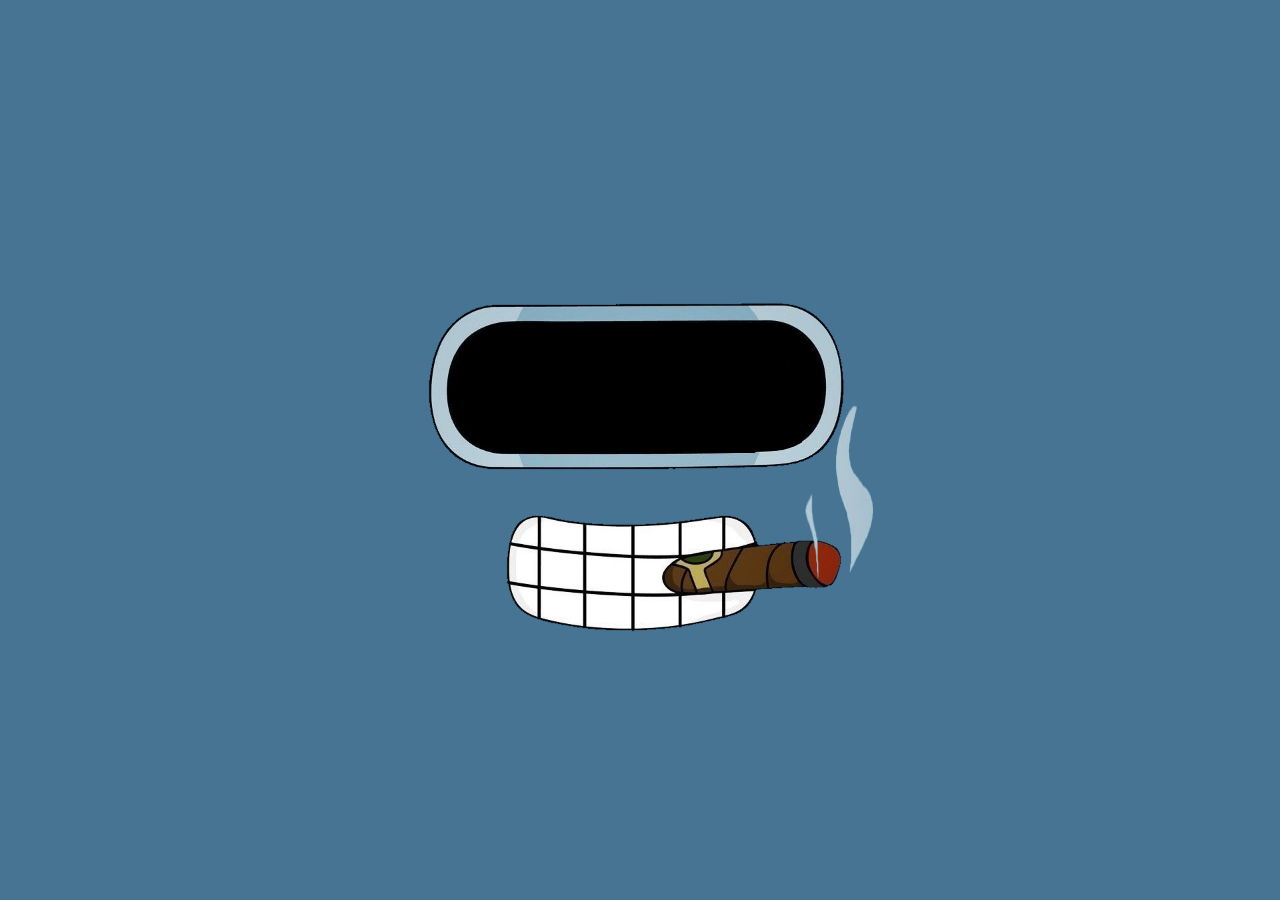
<file: index.html>
<!DOCTYPE html>
<html lang="es">

<head>
    <meta charset="UTF-8">
    <meta name="viewport" content="width=device-width, initial-scale=1.0">
    <link rel="stylesheet" href="main.css">
    <title>CV Online</title>
</head>

<body>
    <section class="centrar">
        <main class="main" id="main">
            <div class="container">
                <div class="slider">
                    <div class="slider-ojos">
                        <div class="slider-cejas1"></div>
                        <div class="slider-cejas2"></div>
                        <div class="slider-pupila1"></div>
                        <div class="slider-pupila2"></div>
                    </div>
                </div>
                <div class="humo">
                    <img src="img/humo.png" alt="Humo bender">
                </div>
            </div>
        </main>
    </section>
    <script>
    setInterval(() => {
        window.location.href = "cv.html";
    }, 10000) 
    </script>
</body>

</html>
</file>
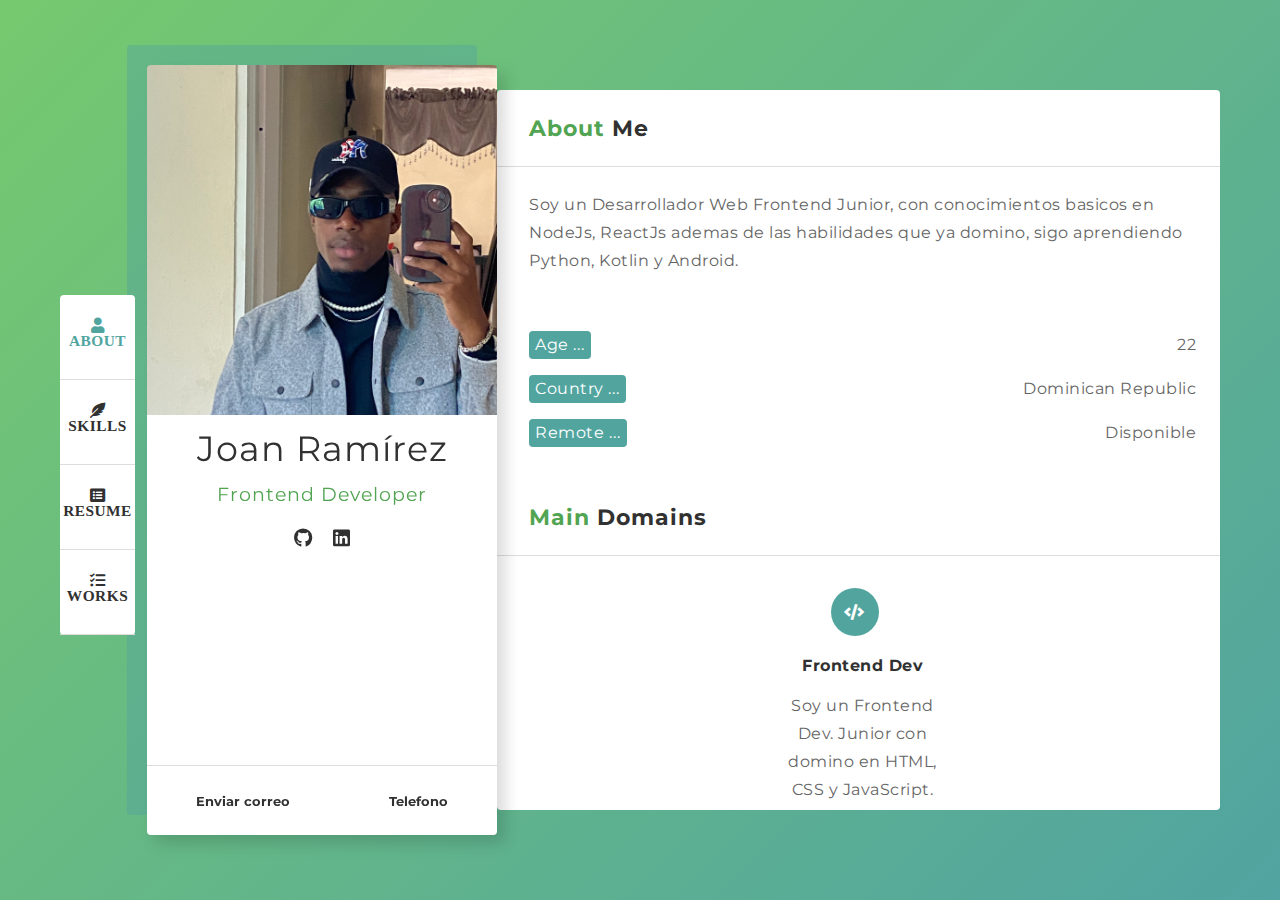
<file: cv.html>
<!DOCTYPE html>
<html lang="en">

<head>
    <meta charset="UTF-8">
    <meta http-equiv="X-UA-Compatible" content="IE=edge">
    <link href="https://fonts.googleapis.com/css2?family=Montserrat:wght@500&display=swap" rel="stylesheet">
    <meta name="viewport" content="width=device-width, initial-scale=1.0">
    <link rel="stylesheet" href="https://cdnjs.cloudflare.com/ajax/libs/font-awesome/5.15.2/css/all.min.css">
    <title>CV Online</title>
    <link rel="stylesheet" href="./style.css">
</head>
 
<body>
    <section class="menu">
        <a class="menu-item active" id="about-menu" href="#about-section"> <i class="fas fa-user"> About</i></a>
        <a class="menu-item" id="skills-menu" href="#skills-section"> <i class="fas fa-feather-alt"> Skills</i></a>
        <a class="menu-item" id="resume-menu" href="#resume-section"> <i class="fas fa-list-alt"> Resume</i></a>
        <a class="menu-item" id="works-menu" href="#work-section"> <i class="fas fa-tasks"> Works</i></a>
    </section>
    <section class="profile">
        <div class="img-container"></div>
        <div class="profile-body">
            <p class="name">Joan Ramírez</p>
            <p class="role">Frontend Developer</p>
            <div class="socials">
                <a href="https://github.com/LsJoan" target="_blank"><i class="fab fa-github"></i></a>
                <a href="#"><i class="fab fa-linkedin"></i></a>
            </div>
        </div>
        <div class="actions">
            <button id="download-cv"><a href="mailto:joanm0707@gmail.com">Enviar correo</a> </button>
            <button id="contact-me"><a href="tel:+18092056364">Telefono</a></button>
        </div>
    </section>
    <section class="main">
        <section class="assset split about" id="about-section">
            <p class="title section-item"><span>About </span>me</p>
            <div class="asset-body">
                <div class="section-item">
                    <p>Soy un Desarrollador Web Frontend Junior, con conocimientos basicos en NodeJs, ReactJs ademas de las habilidades que ya domino, sigo aprendiendo Python, Kotlin y Android.</p>
                </div>
                <div class="section-item">
                    <div class="item">
                        <label>Age <span>...</span></label>
                        <p class="value">22</p>
                    </div>
                    <div class="item">
                        <label>Country <span>...</span></label>
                        <p class="value">Dominican Republic</p>
                    </div>
                    <div class="item">
                        <label>Remote <span>...</span></label>
                        <p class="value">Disponible</p>
                    </div>
                </div>
            </div>
        </section>
        <section class="asset">
            <p class="title section-item" id="domain-section"><span>Main </span>Domains</p>
            <div class="asset-body">
                <div class="domains section-item">

                    <div class="domain-item">
                        <i class="fas fa-code"></i>
                        <p class="domain-name">Frontend Dev</p>
                        <p>Soy un Frontend Dev. Junior con domino en HTML, CSS y JavaScript. Dominio en Responsive Desing usando Boostrap</p>
                    </div>
                </div>
            </div>
        </section>

        <section class="asset split" id="skills-section">
            <p class="title section-item"><span>S</span>kills</p>
            <div class="asset-body">
                <div class="section-item">
                    <p class="title"><i class="fas fa-code"></i>CODING</p>
                    <ul>
                        <li><i class="fas fa-check"></i>HTML</li>
                        <li><i class="fas fa-check"></i>CSS</li>
                        <li><i class="fas fa-check"></i>JavaScript</li>
                        <li><i class="fas fa-check"></i>Boostrap</li>
                    </ul>
                </div>
                <div class="section-item">
                    <p class="title"><i class="fas fa-tools"></i>TOOLS</p>
                    <ul>
                        <li class="ide"><i class="fas fa-check"></i>Visual Studio</li>
                        <li class="ui"><i class="fas fa-check"></i>Adobe XD</li>
                    </ul>
                </div>
            </div>
        </section>
        <section class="asset split" id="resume-section">
            <p class="title section-item"><span>R</span>esume</p>
            <div class="asset-body">

                <div class="section-item">
                    <p class="title">EXPERIENCE</p>
                    <div class="section-sub-item">
                        <p class="time current">PROXIMAMENTE...</p>
                        <p class="item-name">Frontend Developer</p>
                        <p class="additional-info"></p>
                        <p class="description">Aun no he trabajado para nadie.</p>
                    </div>
                </div>
                <div class="section-item">
                    <p class="title">EDUCATION</p>
                    <div class="section-sub-item">
                        <p class="time current">2018 - 2020</p>
                        <p class="item-name">SoloLearn</p>
                        <p class="additional-info">SoloLearn Inc</p>
                        <p class="description">Mis conocimientos basicos empezaron en esta App.</p>
                    </div>
                    <div class="section-sub-item">
                        <p class="time current">2019 - 2021</p>
                        <p class="item-name">Youtube</p>
                        <p class="additional-info">SoyDalto, Fazt y otros.</p>
                        <p class="description">De una forma autodidacta acabe Cursos completos en youtube dandole vida a mis conocimientos.</p>
                    </div>
                    <div class="section-sub-item">
                        <p class="time current">2023 - 2023</p>
                        <p class="item-name">Ingles Intermedio</p>
                        <p class="additional-info">Ingles por Immersión</p>
                        <p class="description">Culminé exitosamente el inglés por inmersión Intermedio.</p>
                    </div>
                </div>
            </div>
        </section>

        <section class="asset" id="work-section">
            <p class="title section-item"><span>Recent </span>Project</p>
            <div class="asset-body grid">

                <div class="work-item">
                    <div class="img-content">
                        <img src="./img/proj1.png" alt="Project Image">
                        <a href="http://lafreidora.com/" class="more-overlay">More Info...</a>
                    </div>
                    <p class="project-name">Las Freidoras</p>
                </div>

                </div>
            </div>
        </section>
    </section>
    <script src="main.js"></script>
</body>

</html>
</file>
<file: main.css>
* {
    padding: 0px;
    margin: 0px;
    box-sizing: border-box;
}
body {
    overflow: hidden;
    height: 100vh;
    background: linear-gradient(180deg, #477493, #477493);
}
.centrar {
    position: absolute;
    display: flex;
    align-items: center;
    justify-content: center;
    height: 100%;
}

main {
    background-image: url(./img/bender.png);
    background-size: 100%;
    background-color: rgba(0, 0, 0, 0.8);
    background-repeat: no-repeat;
    width: 100vw;
    height: 33vw;
    z-index: -1;
}

.slider {
    display: flex;
    justify-content: center;
    align-items: center;
}

.slider-ojos {
    display: flex;
    justify-content: center;
    align-items: center;
    width: 30.3vw;
    height: 10.0vw;
    margin-top: 6.55vw;
    border-radius: 8vw;
    overflow: hidden;
}

.slider-cejas1,
.slider-cejas2 {
    width: 100%;
    height: 13vw;
    display: block;
    position: relative;
    background: #000;
    top: 0;
    left: 2.55vw;
    animation: cejass 60s linear infinite normal;
}

.slider-cejas1 {
    left: 2.6vw;
    transform: rotate(10deg);
}

.slider-cejas2 {
    left: 2vw;
    transform: rotate(350deg);
}

@keyframes cejass {
    6% {
        top: -9vw;
    }
    12.5% {
        top: -9vw;
    }
    17.5% {
        top: 0vw;
    }
    to {
        top: vw;
    }
}

@keyframes cejasActiva {
    6% {
        top: -9vw;
    }
    to {
        top: -9vw;
    }
}

@media screen and (max-width: 442px) {
    .slider-ojos {
        margin-top: 6.45vw;
    }
    .slider-cejas1 {
        left: 2.8vw;
    }
    .slider-cejas2 {
        left: 1.8vw;
    }
}

.slider-pupila1,
.slider-pupila2 {
    width: 6.5vw;
    height: 2.8vw;
    background: #000;
    display: inline-block;
    position: relative;
    border-radius: 5px;
    top: 0vw;
    animation: ojo0 60s linear infinite alternate;
}

.slider-pupila1 {
    left: -16.8vw;
}

.slider-pupila2 {
    left: -8vw;
}

@keyframes ojo0 {
    7% {
        top: 0vw;
    }
    7.2% {
        top: 3.5vw;
    }
    12% {
        top: 3.5vw;
    }
    12.1% {
        top: 0vw;
    }
    12.5% {
        top: 0vw;
    }
    15.5% {
        top: 3vw;
    }
    17.5% {
        top: 3vw;
    }
    20% {
        top: 0vw;
    }
    to {
        top: 0vw;
    }
}

@keyframes name {
    0% {
        opacity: 0;
        font-size: 0.01vw;
    }
    17.5% {
        opacity: 0;
        font-size: 0.01vw;
    }
    20% {
        opacity: 1;
        font-size: 5vw;
        -webkit-text-stroke: 0.2vw aqua;
    }
    96% {
        opacity: 1;
        font-size: 5vw;
        -webkit-text-stroke: 0.2vw aqua;
    }
    to {
        opacity: 0;
        font-size: 0.01vw;
        -webkit-text-stroke: 0.2vw aqua;
    }
}

.humo {
    display: flex;
    justify-content: center;
    align-items: center;
}

.humo img {
    width: 7vw;
    height: 15vw;
    position: relative;
    top: -4vw;
    left: 16vw;
    animation: humo 10s linear infinite normal;
}

@keyframes humo {
    90% {
        top: -20vw;
        opacity: 0.1;
        width: 0.01vw;
        height: 0.01vw;
    }
    to {
        top: -20vw;
        opacity: 0.1;
        width: 0.01vw;
        height: 0.01vw;
    }
}
</file>
<file: style.css>
* {
    margin: 0px;
    padding: 0px;
    box-sizing: border-box;
    font-family: 'Montserrat', sans-serif;
    color: #313131;
}

body {
    overflow: hidden;
}

a {
    text-decoration: none;
}

a,
button,
i,
.menu-item,
.menu-item i {
    transition: color 0.3s;
}

a:hover,
button:hover,
i:hover {
    color: #52a59f;
}

body {
    min-height: 100vh;
    font-size: 14px;
    background: linear-gradient(135deg, #76c96e, #51a4a1);
    padding: 40px 60px;
    display: flex;
    justify-content: center;
    align-items: center;
}


/*----------------------- Menu ---------------------*/

.menu {
    background-color: #fff;
    margin-top: 30px;
    display: flex;
    flex-direction: column;
    align-items: center;
    border-radius: 4px;
    z-index: 2;
}

.menu-item {
    width: 75px;
    height: 85px;
    display: flex;
    align-items: center;
    justify-content: center;
    flex-direction: column;
    text-transform: uppercase;
    font-size: 0.8rem;
    letter-spacing: 0.5px;
    font-weight: bold;
    border-bottom: 1px solid #ddd;
    cursor: pointer;
}

.menu-item i {
    font-size: 1.2em;
    margin-bottom: 8px;
    display: flex;
    align-items: center;
    flex-direction: column;
}

.menu-item.active,
.menu-item:hover,
.menu-item.active i,
.menu-item i:hover {
    color: #52a59f;
}


/*----------------------- Profile ---------------------*/

.img-container {
    position: relative;
    background: url(./img/IMG_3323.jpeg) no-repeat;
    background-size: cover;
    min-height: 350px;
    background-position: 0 0 0;
    border-top-left-radius: 4px;
    border-top-right-radius: 4px;
    transition: min-height 2s;
}

.profile {
    position: relative;
    display: grid;
    grid-template-rows: 1fr 1fr 70px;
    max-height: 90vh;
    min-width: 350px;
    transition: min-width 1s;
    border-radius: 4px;
    margin-left: 12px;
    box-shadow: 8px 8px 16px rgba(0, 0, 0, 0.15);
    transition: min-height 2s;
}

.profile-body {
    position: relative;
    background-color: #fff;
    display: flex;
    flex-direction: column;
    justify-content: flex-start;
    align-items: center;
}

.name {
    margin: 12px auto 12px;
    font-size: 2.2rem;
    letter-spacing: 1px;
}

.role {
    color: #51a451;
    margin-bottom: 20px;
    font-size: 1.2rem;
    letter-spacing: 1px;
}

.socials a {
    text-decoration: none;
    margin: 8px;
    font-size: 1.2rem;
}

.actions {
    position: relative;
    background-color: #fff;
    border-bottom-left-radius: 4px;
    border-bottom-right-radius: 4px;
    border-top: 1px solid #ddd;
    display: flex;
    justify-content: space-around;
    align-items: center;
}

button {
    border: none;
    outline: none;
    background: none;
    font-weight: bold;
    cursor: pointer;
}

.profile::before {
    content: "";
    position: absolute;
    top: 0;
    left: 0;
    width: 100%;
    height: 100%;
    background-color: rgba(81, 161, 161, 0.4);
    transform: translate(-20px, -20px);
    border-radius: 4px;
}


/*----------------------- Main ---------------------*/

.main {
    max-height: 80vh;
    overflow-y: auto;
    background-color: #fff;
    align-self: center;
    border-radius: 4px;
    transition: max-height 1s;
}

.main * {
    color: #656565;
}


/*----------------------- About me ---------------------*/

.title {
    font-size: 1.4rem;
    letter-spacing: 1px;
    color: #313131;
    font-weight: bold;
    text-transform: capitalize;
    width: 100%;
    border-bottom: 1px solid #ddd;
}

.title span {
    color: #51a451;
}

.section-item {
    padding: 24px;
    padding-left: 32px;
}

.asset-body {
    font-size: 16px;
    letter-spacing: 0.5px;
    line-height: 28px;
}

.split .asset-body {
    display: grid;
    grid-template-columns: 1fr 1fr;
}

.item {
    display: flex;
    justify-content: space-between;
    padding: 8px 0px;
}

.item label {
    background-color: #52a59f;
    color: #fff;
    padding: 0 6px;
    border-radius: 4px;
}

.item label span {
    color: #fff;
    letter-spacing: 1px;
}


/*----------------------- Main Domains ---------------------*/

.domains {
    width: 100%;
    display: flex;
    flex-wrap: wrap;
    justify-items: space-between;
    align-items: flex-start;
}

.section-item .domain-item {
    max-width: 200px;
    display: flex;
    flex-direction: column;
    justify-content: center;
    align-items: center;
    text-align: center;
    padding: 8px 12px;
    margin: auto;
    transition: width 2s;
}

.section-item .domain-item i {
    width: 48px;
    height: 48px;
    background-color: #52a59f;
    border-radius: 50%;
    color: #fff;
    display: flex;
    justify-content: center;
    align-items: center;
}

.domain-name {
    color: #313131;
    font-weight: bold;
    margin: 16px auto 12px;
}


/*----------------------- Skills---------------------*/

.section-item ul {
    list-style: none;
    margin-top: 16px;
}

.section-item li {
    margin-top: 24px;
    margin-left: 48px;
}

.section-item i {
    color: #52a59f;
    margin-right: 16px;
    display: inline-block;
}

.section-item li.ide i {
    color: #996dcc;
}

.section-item li.ui i {
    color: #cc816c;
}


/*----------------------- Resume---------------------*/

.section-item .title {
    font-size: 1.1rem;
    border: none;
}

.section-sub-item {
    margin-top: 28px;
}

.time {
    color: #78cc6d;
    border: 1px solid;
    padding: 0 6px;
    border-radius: 4px;
    display: inline-block;
    font-size: 0.9rem;
    line-height: 18px;
    margin-bottom: 12px;
}

.item-name {
    color: #313131;
    font-size: 1.2rem;
}

.additional-info {
    margin-bottom: 12px;
    font-size: 0.9rem;
}


/*----------------------- Recent Project ---------------------*/

.asset-body-grid {
    width: 100%;
    display: flex;
    flex-wrap: wrap;
    align-items: center;
    justify-content: flex-start;
}

.work-item {
    width: 200px;
    margin: 20px;
    display: inline-block;
    cursor: position;
    transition: width 2s;
    transition: margin 2s;
}

.work-item .img-content,
.work-item img {
    width: 100%;
    position: relative;
    overflow: hidden;
    transition: transform 0.4s;
}

.work-item:hover img {
    transform: scale(1.2);
}

.project-name {
    text-align: center;
    color: #313131;
    transition: color 0.4s;
}

.project-name:hover {
    color: #52a59f;
}


/* More info laver*/

.more-overlay {
    position: absolute;
    top: 0;
    left: 0;
    width: 100%;
    height: 100%;
    background: rgba(82, 165, 159, 0.7);
    display: flex;
    justify-content: center;
    align-items: center;
    text-decoration: none;
    color: #fff;
    font-size: 1.1em;
    font-weight: bold;
    letter-spacing: 1px;
    /* Hide laver*/
    opacity: 0;
    height: 0;
    overflow: hidden;
    transition: 0.4s;
}

.work-item:hover .more-overlay {
    opacity: 1;
    height: 100%;
    color: #fff;
}


/*-----------  Responsive Design-----------*/

@media screen and (min-width: 1300px) {
    .main {
        max-width: 800px;
    }
}

@media screen and (max-width: 1300px) {
    .about .asset-body {
        display: block;
    }
    .work-item {
        width: 180px;
        margin: 15px;
        transition: width 2s;
        transition: margin 2s;
    }
}

@media screen and (max-width: 1200px) {
    .work-item {
        width: 156px;
        margin: 10px;
        transition: width 2s;
        transition: margin 2s;
    }
}

@media screen and (max-width: 1100px) {
    .profile {
        min-width: 300px;
        transition: min-height 2s;
    }
    .img-container {
        min-height: 300px;
        transition: min-height 2s;
    }
    .work-item {
        width: 140px;
        margin: 8px;
        transition: width 2s;
        transition: margin 2s;
    }
}

@media screen and (max-width: 1000px) {
    .work-item {
        width: 160px;
        margin: 15px;
        transition: width 2s;
        transition: margin 2s;
    }
    .domain-item {
        width: 160px;
        transition: width 2s;
    }
    .split .asset-body {
        display: block;
    }
    .profile {
        min-width: 290px;
        transition: min-height 2s;
    }
}

@media screen and (max-width: 900px) {
    .work-item {
        width: 35%;
        margin: 5px;
        margin-left: 32px;
    }
    .profile {
        min-width: 260px;
        transition: min-height 2s;
    }
    .img-container {
        min-height: 260px;
        transition: min-height 2s;
    }
}

@media screen and (max-width: 800px) {
    body {
        width: 100%;
        display: block;
        overflow: auto;
    }
    .menu {
        width: 260px;
        flex-direction: row;
        position: fixed;
        top: 0;
        left: 18%;
        right: 18%;
        margin: auto;
    }
    .menu-item {
        width: 68px;
        height: 56px;
        font-size: 0.7rem;
    }
    .profile {
        width: 450px;
        transition: min-width 1s;
        margin: auto;
        margin-bottom: 50px;
    }
    .img-container {
        min-height: 400px;
        transition: min-height 2s;
    }
    .main {
        width: 90%;
        margin: auto;
        max-height: 1000vh;
    }
    .work-item {
        width: 40%;
        margin: 15px;
        transition: width 2s;
        transition: margin 2s;
    }
}

@media screen and (max-width: 700px) {
    .profile {
        width: 80%;
        margin: auto;
        margin-bottom: 50px;
    }
    .img-container {
        min-height: 350px;
        transition: min-height 2s;
    }
    .main {
        width: 95%;
        margin: auto;
        max-height: 1000vh;
    }
    .work-item {
        width: 40%;
        margin: 15px;
        transition: width 2s;
        transition: margin 2s;
    }
}

@media screen and (max-width: 600px) {
    .img-container {
        min-height: 300px;
        transition: min-height 2s;
    }
    .work-item {
        width: 40%;
        margin: 10px;
        transition: width 2s;
        transition: margin 2s;
    }
    .domain-item {
        width: 150px;
        transition: width 2s;
    }
}

@media screen and (max-width: 500px) {
    .img-container {
        min-height: 250px;
        transition: min-height 2s;
    }
    .main {
        width: 100%;
        font-size: 0.7rem;
    }
    .work-item {
        width: 40%;
        margin: 15px;
        transition: width 2s;
        transition: margin 2s;
    }
}

@media screen and (max-width: 450px) {
    .menu {
        width: 200px;
    }
    .menu-item {
        font-size: 0.5rem;
        height: 40px;
    }
    .title {
        font-size: 1.2rem
    }
    .main {
        margin: 0px;
        font-size: 0.6rem;
    }
    .section-item {
        padding: 14px;
        padding-left: 12px;
    }
    .domain-item {
        width: 90%;
        transition: width 2s;
    }
    .section-item ul {
        margin-top: 2px;
    }
    .section-item li {
        margin-top: 10px;
        margin-left: 38px;
    }
    .section-item .title {
        font-size: 0.9rem;
    }
    .work-item {
        width: 40%;
        margin: 8px;
        transition: width 2s;
        transition: margin 2s;
    }
}

@media screen and (max-width: 400px) {
    .work-item {
        width: 40%;
        margin: 5px;
        transition: width 2s;
        transition: margin 2s;
    }
}


/*-----------  scrollbar styling -----------*/

body ::-webkit-scrollbar {
    width: 14px;
}

::-webkit-scrollbar-thumb {
    background-color: #ddd;
    border-radius: 10px;
    border: 4px solid #fff;
}
</file>
